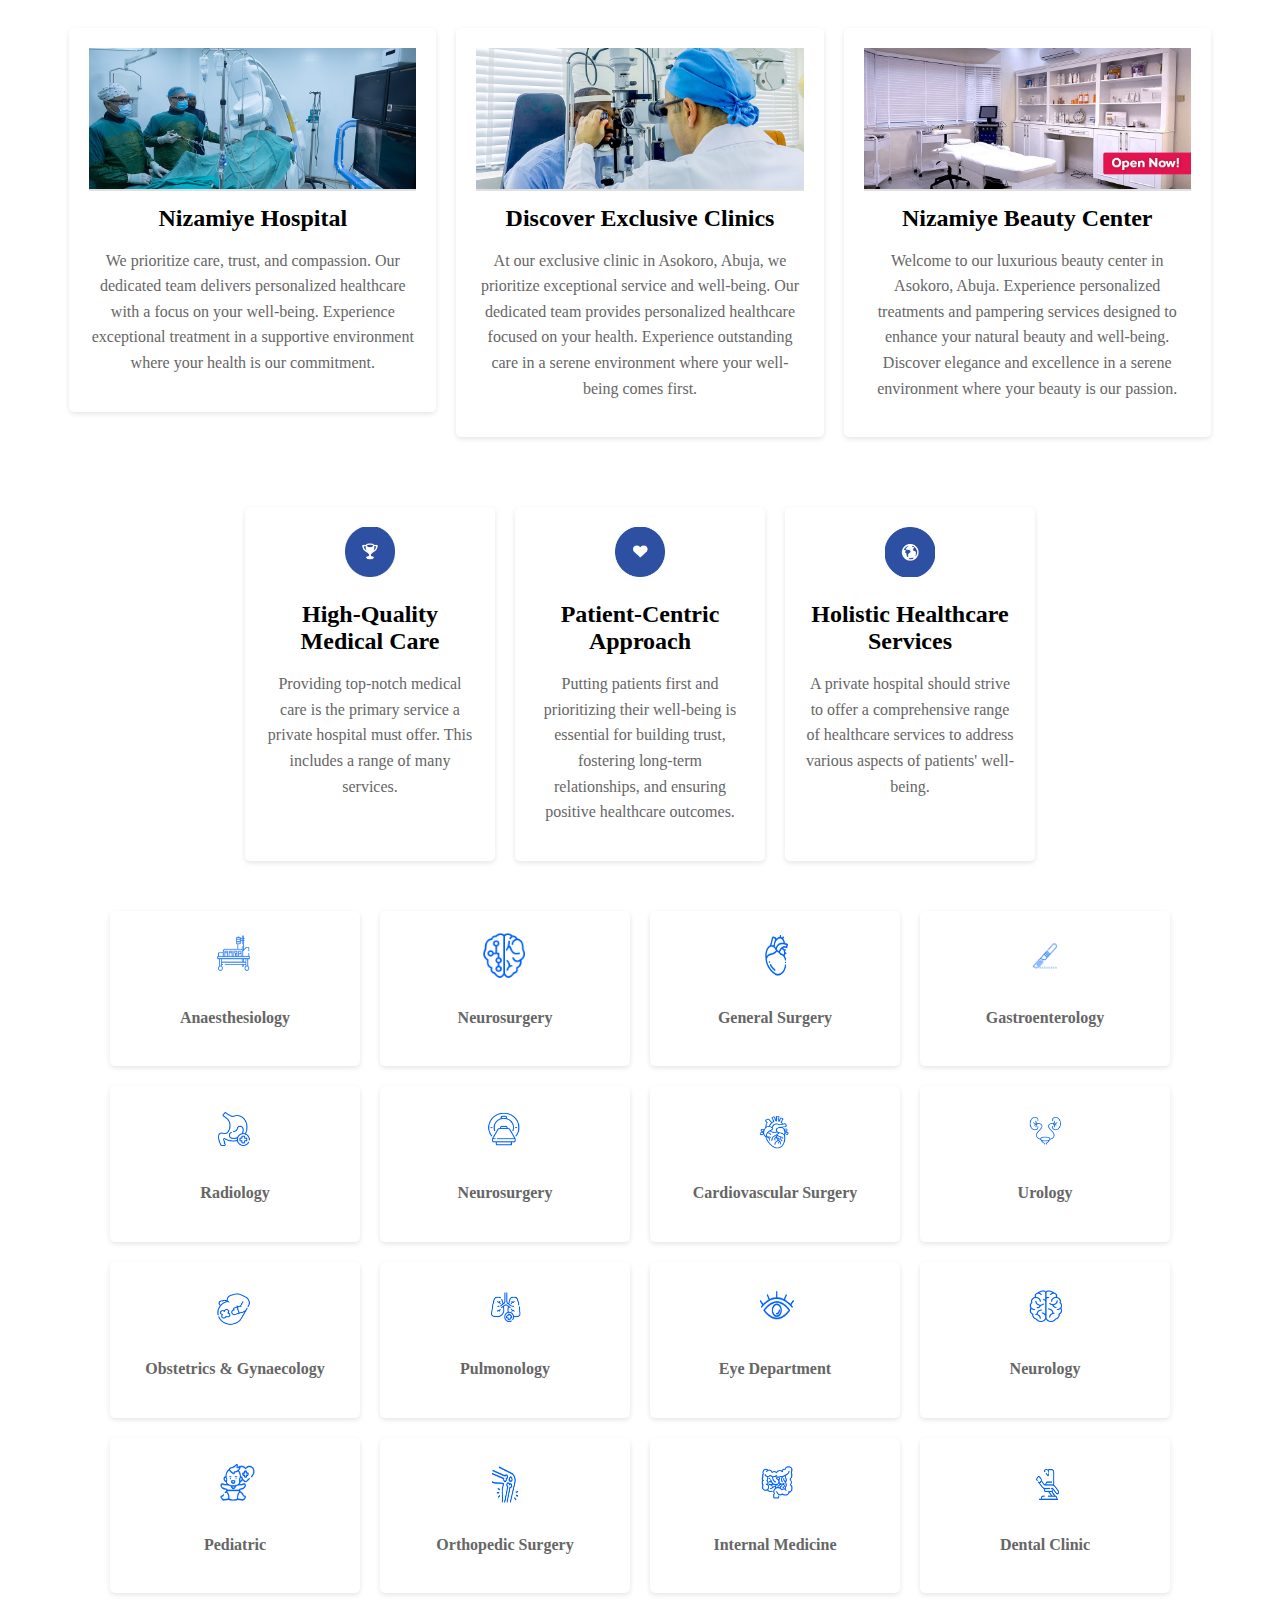
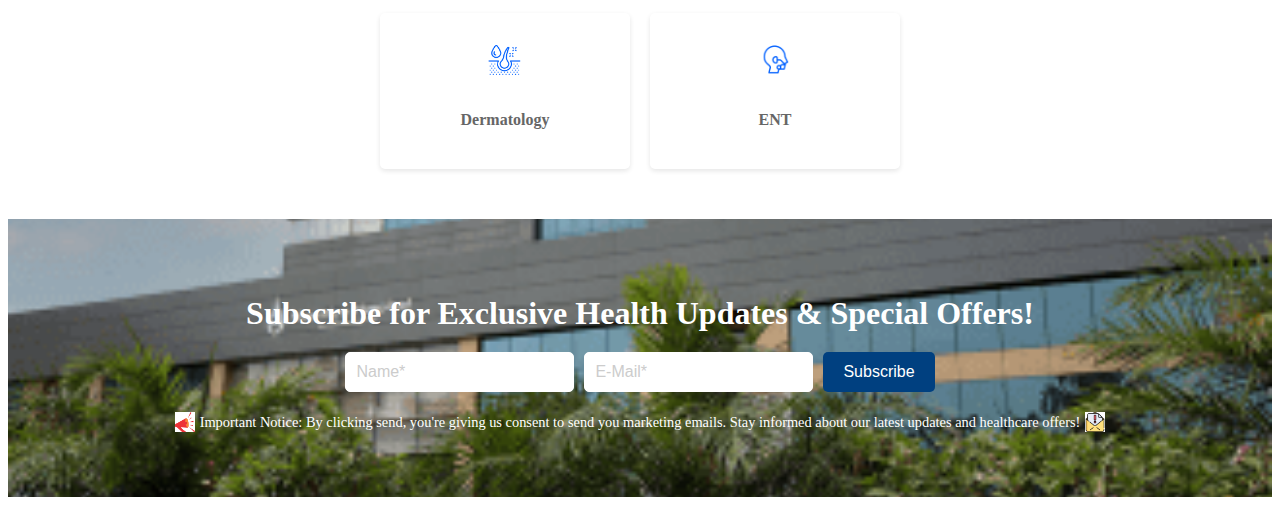
<file: home.html>
<!DOCTYPE html>
<html lang="en">
<head>
    <meta charset="UTF-8">
    <meta name="viewport" content="width=device-width, initial-scale=1.0">
    <title>Home</title>
    <link rel="stylesheet" href="./home.css">
</head>
<body>
    <div class="sections-container">
        <div class="section">
            <img src="./home-img/main_lifecamp-1-1000x430.jpg" alt="Nizamiye Hospital">
            <h3>Nizamiye Hospital</h3>
            <p>We prioritize care, trust, and compassion. Our dedicated team delivers personalized healthcare with a
                focus on your well-being. Experience exceptional treatment in a supportive environment where your health
                is our commitment.</p>
        </div>
        <div class="section">
            <img src="./home-img/main_asokoro2-1000x430.jpg" alt="Exclusive Clinics">
            <h3>Discover Exclusive Clinics</h3>
            <p>At our exclusive clinic in Asokoro, Abuja, we prioritize exceptional service and well-being. Our
                dedicated team provides personalized healthcare focused on your health. Experience outstanding care in a
                serene environment where your well-being comes first.</p>
        </div>
        <div class="section">
            <img src="./home-img/main_beauty-1000x430-1.jpg" alt="Beauty Center">
            <h3>Nizamiye Beauty Center</h3>
            <p>Welcome to our luxurious beauty center in Asokoro, Abuja. Experience personalized treatments and
                pampering services designed to enhance your natural beauty and well-being. Discover elegance and
                excellence in a serene environment where your beauty is our passion.</p>
        </div>
    </div>


    <section class="services-section">
        <div class="container">
            <div class="service">
                <img src="./home-img/2ndthrophy download.png" alt="High-Quality Medical Care">
                <h3>High-Quality Medical Care</h3>
                <p>Providing top-notch medical care is the primary service a private hospital must offer. This includes
                    a range of many services.</p>
            </div>
            <div class="service">
                <img src="./home-img/heart.png" alt="Patient-Centric Approach">
                <h3>Patient-Centric Approach</h3>
                <p>Putting patients first and prioritizing their well-being is essential for building trust, fostering
                    long-term relationships, and ensuring positive healthcare outcomes.</p>
            </div>
            <div class="service">
                <img src="./home-img/health.png" alt="Holistic Healthcare Services">
                <h3>Holistic Healthcare Services</h3>
                <p>A private hospital should strive to offer a comprehensive range of healthcare services to address
                    various aspects of patients' well-being.</p>
            </div>
        </div>

        <div class="container icons">
            <div class="icon-item">
                <img src="./home-img/a.png" alt="Anaesthesiology">
                <p>Anaesthesiology</p>
            </div>
            <div class="icon-item">
                <img src="./home-img/nuero.png" alt="Neurosurgery">
                <p>Neurosurgery</p>
            </div>
            <div class="icon-item">
                <img src="./home-img/Screenshot 2024-07-18 151837.png" alt="General Surgery">
                <p>General Surgery</p>
            </div>
            <div class="icon-item">
                <img src="./home-img/Screenshot 2024-07-18 151812.png" alt="Cardiology">
                <p>Gastroenterology</p>
            </div>
            <div class="icon-item">
                <img src="./home-img/gas.png" alt="Anaesthesiology">
                <p>Radiology</p>
            </div>
            <div class="icon-item">
                <img src="./home-img/radio.png" alt="Neurosurgery">
                <p>Neurosurgery</p>
            </div>
            <div class="icon-item">
                <img src="./home-img/cardvio.png" alt="General Surgery">
                <p>Cardiovascular Surgery
                </p>
            </div>
            <div class="icon-item">
                <img src="./home-img/urulogy.png" alt="Cardiology">
                <p>Urology</p>
            </div>
            <div class="icon-item">
                <img src="./home-img/obster.png" alt="Anaesthesiology">
                <p>Obstetrics & Gynaecology
                </p>
            </div>
            <div class="icon-item">
                <img src="./home-img/patholgy.png" alt="Neurosurgery">
                <p>Pulmonology</p>
            </div>
            <div class="icon-item">
                <img src="./home-img/eyes.png" alt="General Surgery">
                <p>Eye Department</p>
            </div>
            <div class="icon-item">
                <img src="./home-img/neurology.png" alt="Cardiology">
                <p>Neurology
                </p>
            </div>
            <div class="icon-item">
                <img src="./home-img/pedriatic.png" alt="Anaesthesiology">
                <p>Pediatric
                </p>
            </div>
            <div class="icon-item">
                <img src="./home-img/othopedic.png" alt="Neurosurgery">
                <p>Orthopedic Surgery
                </p>
            </div>
            <div class="icon-item">
                <img src="./home-img/internal.png" alt="General Surgery">
                <p>Internal Medicine
                </p>
            </div>
            <div class="icon-item">
                <img src="./home-img/dental.png" alt="Cardiology">
                <p>Dental Clinic
                </p>
            </div>
            <div class="icon-item">
                <img src="./home-img/dermatology.png" alt="Anaesthesiology">
                <p>Dermatology</p>
            </div>
            <div class="icon-item">
                <img src="./home-img/ent.png" alt="Anaesthesiology">
                <p>ENT</p>
            </div>
        </div>
    </section>

    <section class="subscribe-section">
        <div class="sub-container">
            <h2>Subscribe for Exclusive Health Updates & Special Offers!</h2>
            <form class="subscribe-form">
                <input type="text" placeholder="Name*" required>
                <input type="email" placeholder="E-Mail*" required>
                <button type="submit">Subscribe</button>
            </form>
            <p class="notice">
                <img src="./home-img/noticedownload.png" alt="Notice Icon">
                Important Notice: By clicking send, you're giving us consent to send you marketing emails. Stay informed
                about our latest updates and healthcare offers!
                <img src="./home-img/emaildownload.png" alt="Email Icon">
            </p>
        </div>
    </section>
</body>
</html>
</file>
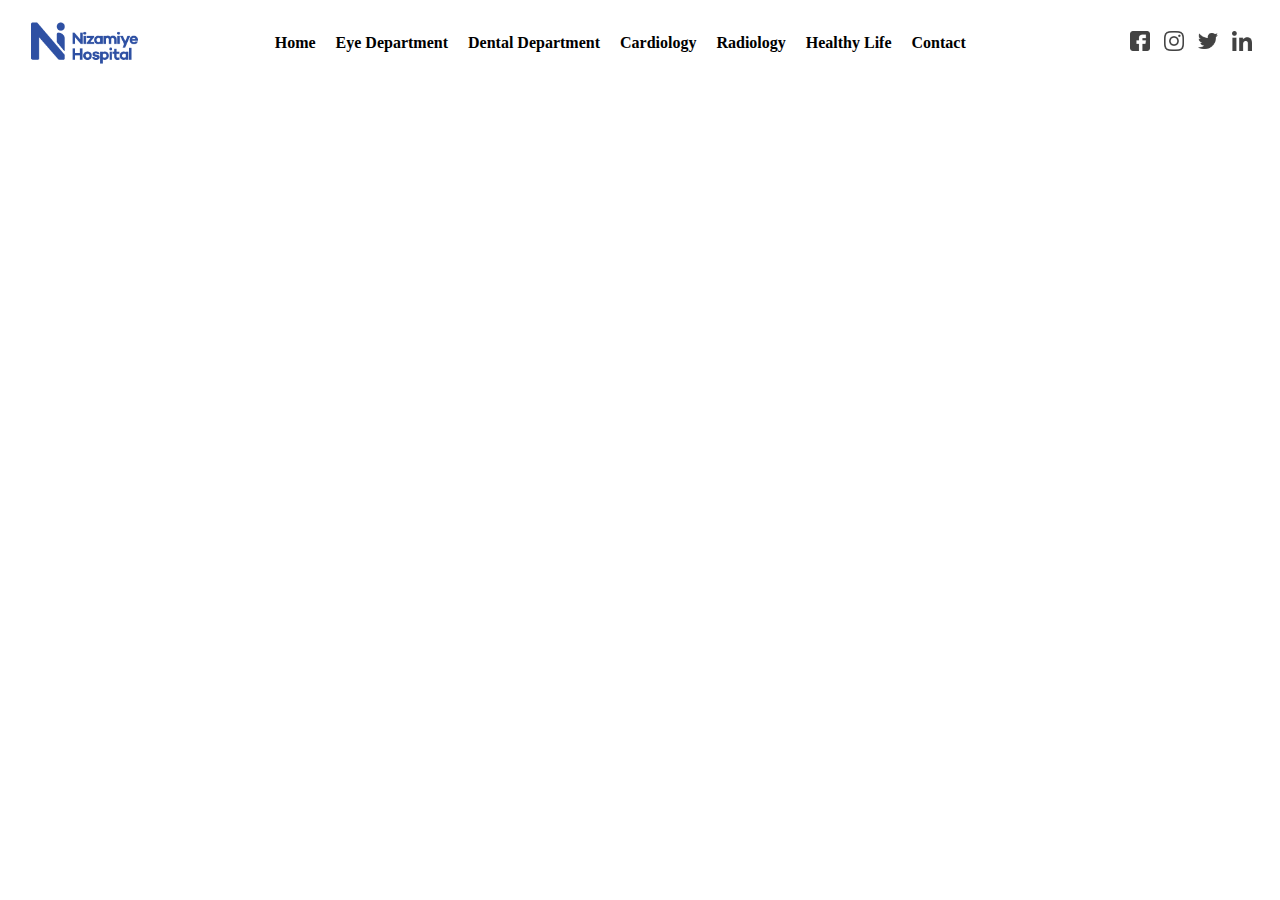
<file: nav.html>
<!DOCTYPE html>
<html lang="en">

<head>
    <meta charset="UTF-8">
    <meta name="viewport" content="width=device-width, initial-scale=1.0">
    <title>Document</title>
    <link rel="stylesheet" href="nav.css">
</head>

<body>



    <header>

        <div class="header-main">
            <img src="nav-img/blue_logo_transparent.png" alt="Nizamiye Hospital Logo" class="logo">
            <nav>
                <ul>
                    <li><a href="index.html">Home</a></li>
                    <li><a href="jeph.html">Eye Department</a></li>
                    <li><a href="dental.html">Dental Department</a></li>
                    <li><a href="#">Cardiology</a></li>
                    <li><a href="rad.html">Radiology</a></li>
                    <li><a href="#">Healthy Life</a></li>
                    <li><a href="#">Contact</a></li>
                </ul>
            </nav>
            <div class="social-media">
                <a href="#"><img src="nav-img/facebook.png" alt="Facebook"></a>
                <a href="#"><img src="nav-img/instagram.png" alt="Instagram"></a>
                <a href="#"><img src="nav-img/twitter.png" alt="Twitter"></a>
                <a href="#"><img src="nav-img/linkedin.png" alt=""></a>
            </div>
        </div>
    </header>
</body>

</html>
</file>
<file: home.css>
.sections-container {
    display: flex;
    justify-content: center;
    align-items: flex-start;
    padding: 20px;
    gap: 20px;
}

.section {
    background-color: white;
    border-radius: 5px;
    box-shadow: 0 2px 5px rgba(0, 0, 0, 0.1);
    overflow: hidden;
    width: 30%;
    text-align: center;
    padding: 20px;
    box-sizing: border-box;
}

.section img {
    width: 100%;
    height: auto;
    border-bottom: 2px solid #e0e0e0;
}

.section h3 {
    font-size: 1.5em;
    margin: 10px 0;
}

.section p {
    font-size: 1em;
    color: #666;
    line-height: 1.6;
}




.subscribe-section {
    background: url('home-img/Nizamiye-Hospital-Abuja-326x245.png') no-repeat center center/cover;
    background-size: cover;
    color: white;
    text-align: center;
    padding: 50px 0;
}

.sub-container {
    width: 80%;
    margin: 0 auto;
}

h2 {
    font-size: 2em;
    margin-bottom: 20px;
}

.subscribe-form {
    display: flex;
    justify-content: center;
    gap: 10px;
    margin-bottom: 20px;
}

.subscribe-form input {
    padding: 10px;
    border: 1px solid #fff;
    border-radius: 5px;
    font-size: 1em;
    color: #333;
    outline: none;
}

.subscribe-form input::placeholder {
    color: #ccc;
}

.subscribe-form button {
    padding: 10px 20px;
    border: none;
    border-radius: 5px;
    background-color: #004080;
    color: white;
    font-size: 1em;
    cursor: pointer;
}

.notice {
    font-size: 0.9em;
    margin-top: 20px;
    display: flex;
    align-items: center;
    justify-content: center;
    gap: 5px;
}

.notice img {
    width: 20px;
    height: 20px;
}

.service{
    background-color: #004080;
}

.services-section {
    text-align: center;
    padding: 50px 0;
}

.container {
    display: flex;
    justify-content: center;
    flex-wrap: wrap;
    gap: 20px;
}

.service, .icon-item {
    background-color: white;
    border-radius: 5px;
    box-shadow: 0 2px 5px rgba(0, 0, 0, 0.1);
    padding: 20px;
    width: 250px;
    box-sizing: border-box;
}

.service img, .icon-item img {
    width: 50px;
    height: 50px;
    margin-bottom: 10px;
}

.service h3 {
    font-size: 1.5em;
    margin: 10px 0;
}

.service p, .icon-item p {
    font-size: 1em;
    color: #666;
    line-height: 1.6;
}

.icons {
    margin-top: 50px;
}

.icon-item p {
    margin-top: 10px;
    font-weight: bold;
}
</file>
<file: nav.css>
header {
    background-color: #303F9F;
    color: white;
}

.contact-info {
    text-align: center;
    padding: 10px 0;
}

.header-main {
    display: flex;
    justify-content: space-between;
    align-items: center;
    background-color: white;
    padding: 10px 20px;
}

.logo {
    max-height: 50px;
}

nav ul {
    list-style-type: none;
    margin: 0;
    padding: 0;
    display: flex;
}

nav ul li {
    margin-right: 20px;
}

nav ul li a {
    text-decoration: none;
    color: black;
    font-weight: bold;
}

nav ul li a:hover {
    color: #303F9F;
}.social-media a {
    margin-left: 10px;
}

.social-media img {
    max-height: 20px;
}
</file>
